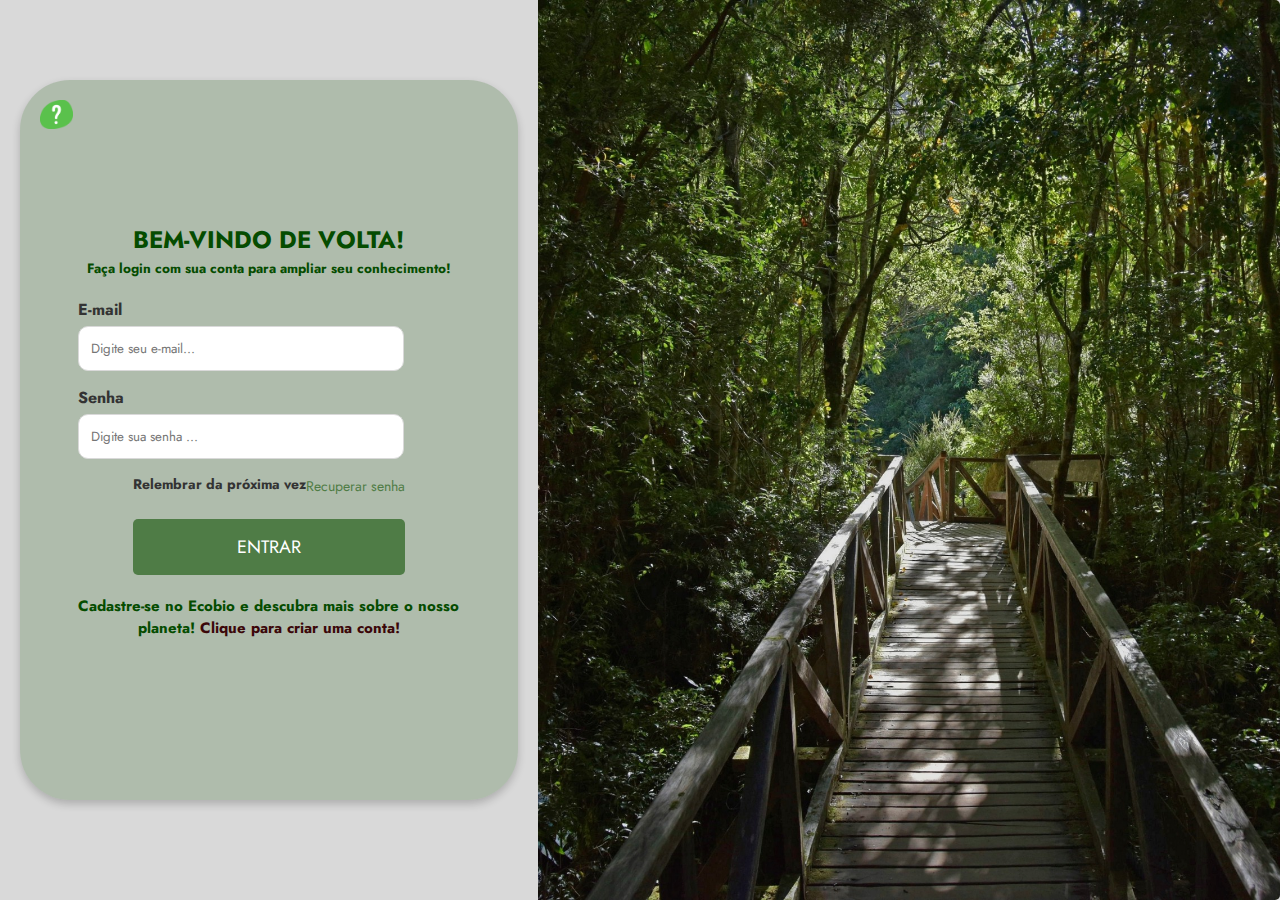
<file: index.html>
<!DOCTYPE html>
<html lang="pt-BR">
<head>
    <meta charset="UTF-8">
    <meta name="viewport" content="width=device-width, initial-scale=1.0">
    <link rel="stylesheet" href="style.css">
    <link rel="preconnect" href="https://fonts.googleapis.com">
    <link rel="preconnect" href="https://fonts.gstatic.com" crossorigin>
    <link href="https://fonts.googleapis.com/css2?family=Laila:wght@300;400;500;600;700&family=Rubik:ital,wght@0,300..900;1,300..900&display=swap" rel="stylesheet">
    <link rel="preconnect" href="https://fonts.googleapis.com">
    <link rel="preconnect" href="https://fonts.gstatic.com" crossorigin>
    <link href="https://fonts.googleapis.com/css2?family=Jost:ital,wght@0,100..900;1,100..900&family=Laila:wght@300;400;500;600;700&family=Rubik:ital,wght@0,300..900;1,300..900&display=swap" rel="stylesheet">
    <link rel="preconnect" href="https://fonts.googleapis.com">
<link rel="preconnect" href="https://fonts.gstatic.com" crossorigin>
<link href="https://fonts.googleapis.com/css2?family=Jost:ital,wght@0,100..900;1,100..900&family=Rubik:ital,wght@0,300..900;1,300..900&display=swap" rel="stylesheet">
    <script src="script.js" defer ></script>
    <title>EcoBio</title>
</head>
<body>
    
    <header class="alt-cab">
        <div class="header-content">
            <a class="logo">
                <img src="./pags-conteudo/img/logo ecobio2.png" alt="Logo EcoBio" >
            </a>
            <a href="index.html" class="ecobioa">
                <h1 class="ecobioh1">ECOBIO</h1>
                
            </a>
            <nav >
                <div class="dropdown">
                    <button href="#"  class="btn verde" id="content-btn">CONTEÚDO</button>
                    <div class="dropdown-content">
                        <a href="organismo.html">1. Organismo</a>
                        <a href="biosfera.html">2. Biosfera</a>
                        <a href="ecologia.html">3. Ecologia</a>
                        <a href="ecossistema.html">4. Ecossistemas</a>
                        </div>  
                </div>
                <a href="sobre-nos.html" class="btn cinza">SOBRE</a>
                <a href="jogar.html" class="btn cinza">JOGOS</a>
               
                <a href="duvidas.html" target="_blank" class="btn-duvida">
                    <img src="./pags-conteudo/img/icone-duvida-img.png" alt="ícone de dúvida">
                </a>
            </nav>
        </div>
    </header>

    <div class="slider">
        <div class="slides">
            <div class="slide" id="slide1">
                <h2 class="org">ORGANISMO</h2>
                <p class="text-content">O organismo é a unidade mais fundamental da Ecologia,
                     sendo considerado um Sistema Ecológico elementar. Diferentemente dos outros,
                      é limitado por uma cobertura por meio do qual ele troca energia e matéria com o meio ambiente.
                       Seria o sistema mais bem definido e concreto dentro da Ecologia.</>
            </div>
            <div class="slide" id="slide2">
                <h2 class="bios">BIOSFERA</h2>
                <p class="text-content">Biosfera ou ecosfera é o conjunto de todos os ecossistemas da Terra, sendo o maior nível de organização ecológica. Ela inclui a biota e os compartimentos terrestres com os quais a biota interage, assim como seus processos e inter-relações.</>
            </div>
            <div class="slide" id="slide3">
                <h2 class="ecoo">ECOLOGIA</h2>
                <p class="text-content">A Ecologia é a área da Biologia responsável por estudar as relações que seres vivos estabelecem entre si e com o meio em que vivem.</>
            </div>
            <div class="slide" id="slide4">
                <h2 class="ecoos">ECOSSISTEMAS</h2>
                <p class="text-content">Ecossistema é, em ecologia, a conjunção da comunidade de organismos de várias espécies e dos fatores ambientais de um determinado local.</p>
            </div>
        </div>
        <button class="arrow left" onclick="prevSlide()">&#10094;</button>
        <button class="arrow right" onclick="nextSlide()">&#10095;</button>
    </div>

    <nav class="nav-menu" >
        <a href="organismo.html" class="nav-item">Organismo</a>
        <a href="biosfera.html" class="nav-item">Biosfera</a>
        <a href="ecologia.html" class="nav-item">Ecologia</a>
        <a href="ecossistema.html" class="nav-item">Ecossistema</a>
    </nav>

    
</body>
</html>
</file>
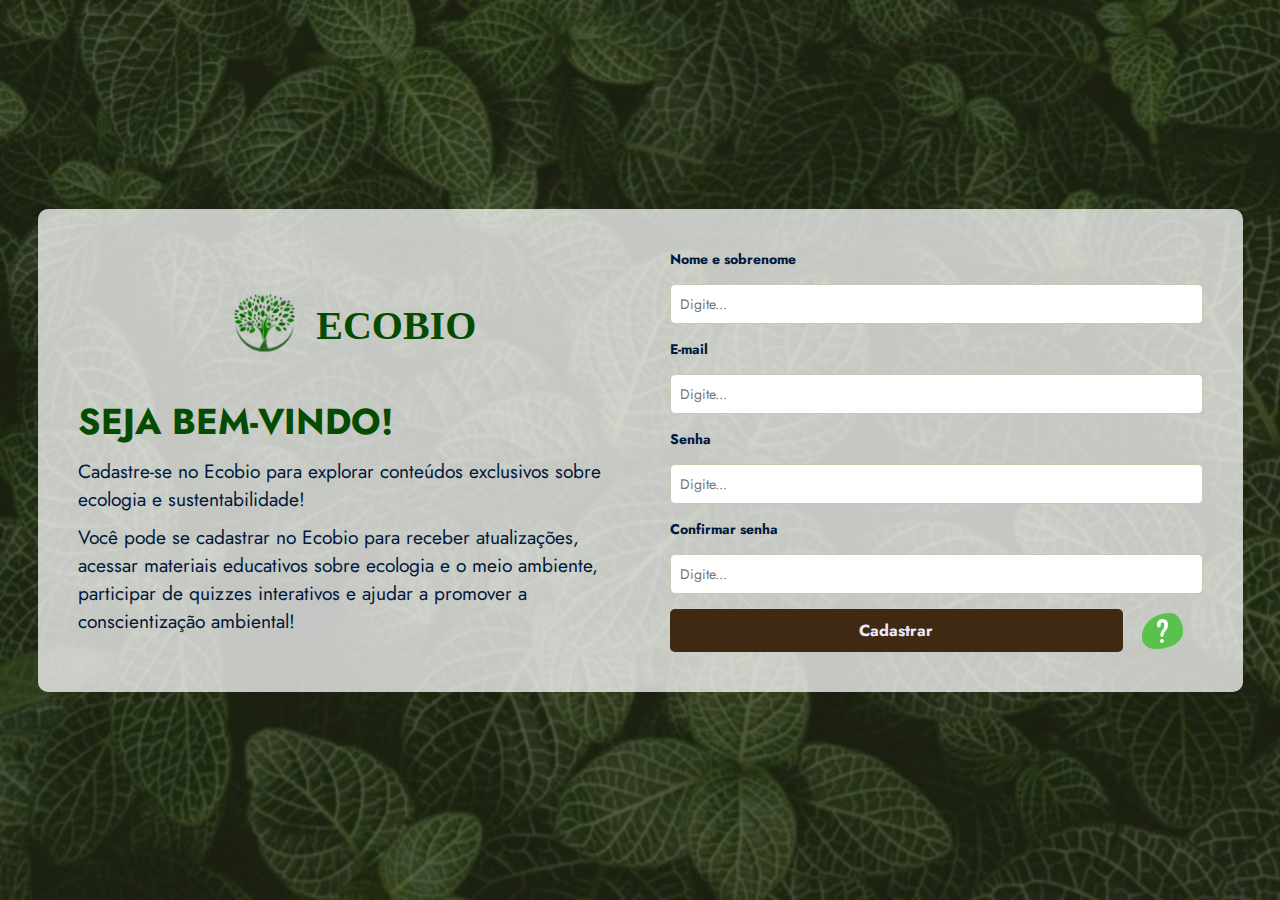
<file: cadastro.html>
<!DOCTYPE html>
<html lang="en">
<head>
    <meta charset="UTF-8">
    <meta name="viewport" content="width=device-width, initial-scale=1.0">
    <title>Cadastro</title>
    <link rel="stylesheet" href="cadastro.css">
    <link rel="preconnect" href="https://fonts.googleapis.com">
    <link rel="preconnect" href="https://fonts.gstatic.com" crossorigin>
    <link href="https://fonts.googleapis.com/css2?family=Jost:wght@400;600;700&display=swap" rel="stylesheet">
    <script src="cadastro.js" defer></script>
</head>
<body>
    <header>
        <div class="pag-cadastro">
            <div class="texto">
                <div class="ecobio">
                    <img  class="logo" src="./pags-conteudo/img/logo ecobio2.png" alt="logo">
                    <h1>ECOBIO</h1>
                </div>
                <h1>SEJA BEM-VINDO!</h1>
                <p class="p1">Cadastre-se no Ecobio para explorar conteúdos exclusivos sobre ecologia e sustentabilidade!</p>
                <p class="p2">Você pode se cadastrar no Ecobio para receber atualizações, acessar materiais educativos sobre ecologia e o meio ambiente, participar de quizzes interativos e ajudar a promover a conscientização ambiental!</p>
            </div>

            <div class="cadastro">
                <button class="arrow">&#10094;</button>
                <form action="/enviar-dados" method="post">
                    <label for="nome">Nome e sobrenome</label>
                    <input type="text" id="name" name="nome" placeholder="Digite..." required>

                    <label for="email">E-mail</label>
                    <input type="email" id="email" name="email" placeholder="Digite..." required>

                    <label for="senha">Senha</label>
                    <input type="password" id="password" name="senha" placeholder="Digite..." required>

                    <label for="confirmar-senha">Confirmar senha</label>
                    <input type="password" id="password-confirmation" name="confirmar-senha" placeholder="Digite..." required>

                    <button type="submit">Cadastrar</button>
                </form>

                <img class="icone-duvida" src="./pags-conteudo/img/icone-duvida-img.png" alt="Ícone de dúvida">
            </div>
        </div>
    </header>
</body>
</html>
</file>
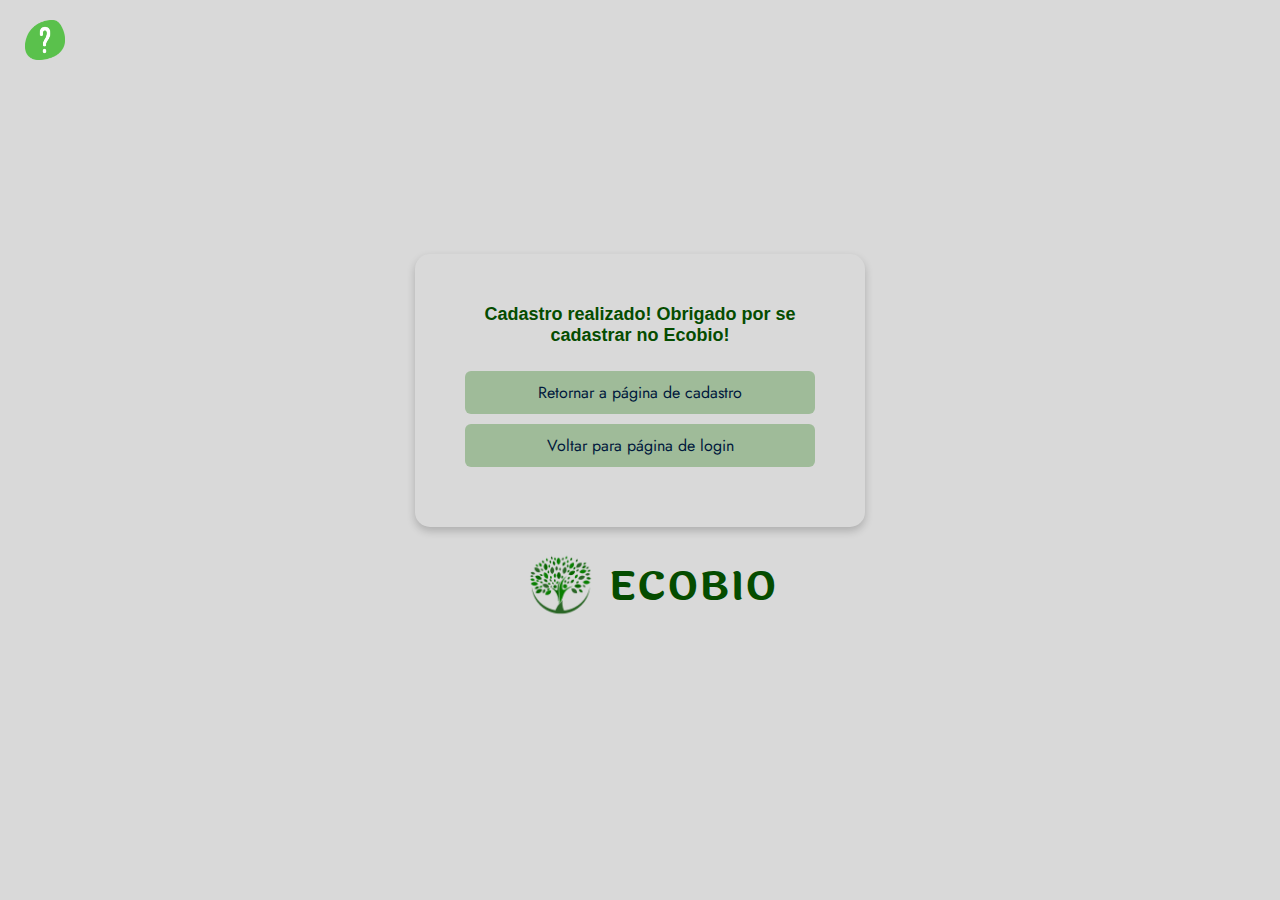
<file: confirmacao.html>
<!DOCTYPE html>
<html lang="en">
<head>
    <meta charset="UTF-8">
    <meta name="viewport" content="width=device-width, initial-scale=1.0">
    <title>Cadastro realizado</title>
    <link rel="stylesheet" href="confirmacao.css">
    <link rel="stylesheet" href="recuperar.css">
    <link rel="preconnect" href="https://fonts.googleapis.com">
    <link rel="preconnect" href="https://fonts.gstatic.com" crossorigin>
    <link href="https://fonts.googleapis.com/css2?family=Jost:ital,wght@0,100..900;1,100..900&family=Laila:wght@300;400;500;600;700&display=swap" rel="stylesheet">
</head>
<body>
    <header>
        <div class="cadastro">
            <img class="duvida" src="./pags-conteudo/img/icone-duvida-img.png" alt="duvida">
            <div class="caixa">
                <h1>Cadastro realizado! Obrigado por se cadastrar no Ecobio!</h1>
                <a class="retornar" href="./cadastro.html">Retornar a página de cadastro</a>
                <a class="voltar" href="./login.html">Voltar para página de login</a>
            </div>

            <div class="ecobio">
                <img  class="logo" src="./pags-conteudo/img/logo ecobio2.png" alt="logo">
                <h1>ECOBIO</h1>
            </div>
        </div>
    </header>
</body>
</html>
</file>
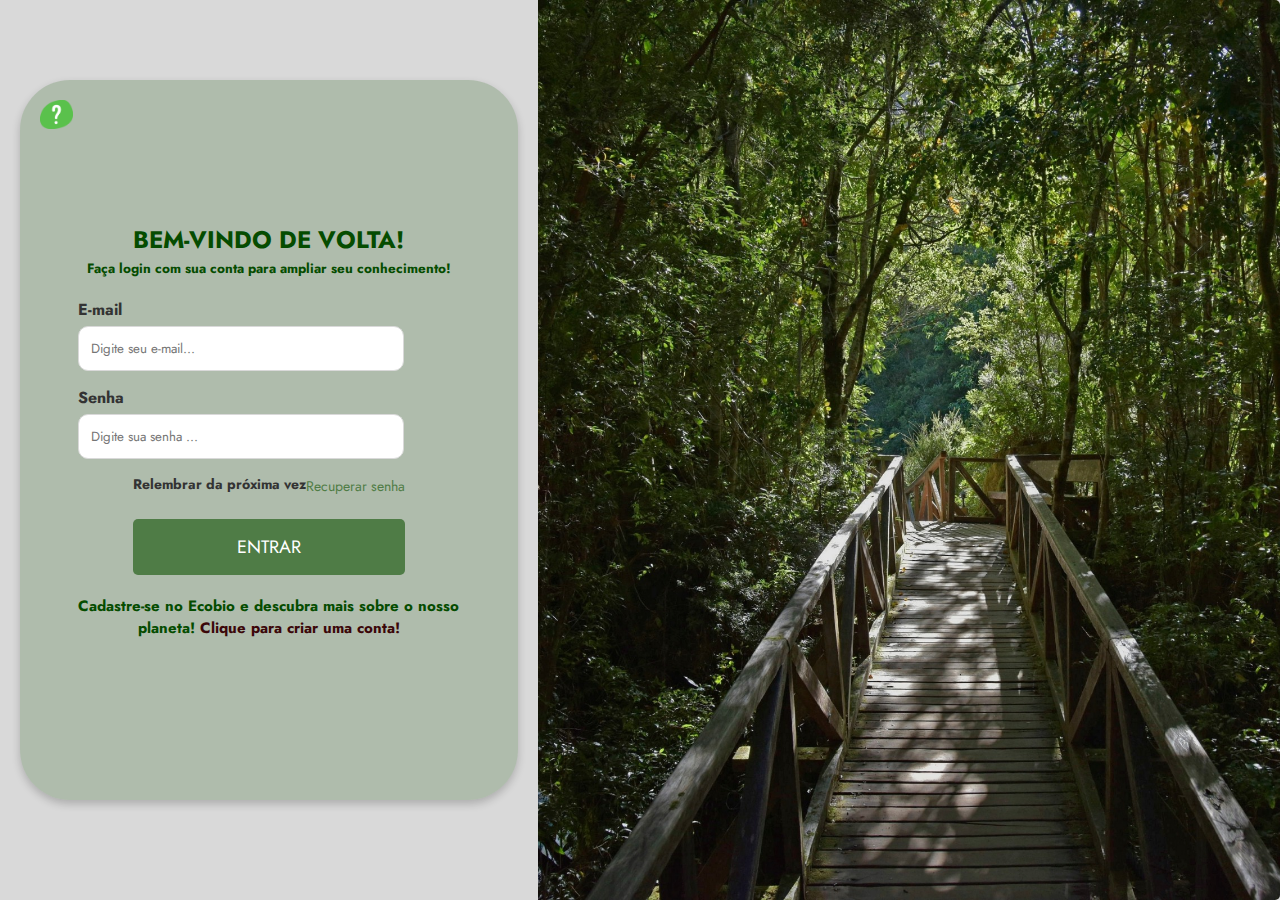
<file: login.html>
<!DOCTYPE html>
<html lang="pt-BR">
<head>
    <meta charset="UTF-8">
    <meta name="viewport" content="width=device-width, initial-scale=1.0">
    <link rel="preconnect" href="https://fonts.googleapis.com">
    <link rel="preconnect" href="https://fonts.gstatic.com" crossorigin>
    <link href="https://fonts.googleapis.com/css2?family=Jost:ital,wght@0,100..900;1,100..900&family=Rubik:ital,wght@0,300..900;1,300..900&display=swap" rel="stylesheet">
    <title>Tela de Login</title>
    <link rel="stylesheet" href="login.css">
</head>
<body>
    <div class="container">
        <div class="login-box">
            <a href="duvidas.html" target="_blank" class="help-icon">
                <img src="./pags-conteudo/img/icone-duvida-img.png" alt="ícone de dúvida">
            </a>
            <h2>BEM-VINDO DE VOLTA!</h2>
            <p>Faça login com sua conta para ampliar seu conhecimento!</p>
            <form>
                <label class="type "for="email">E-mail</label>
                <input type="text" id="email" placeholder="Digite seu e-mail...">
                
                <label class="type" for="senha">Senha</label>
                <input type="password" id="senha" placeholder="Digite sua senha ...">
                
                <div class="options">
                    <label class="relembrar">Relembrar da próxima vez</label>
                    <a href="./confirmacao.html">Recuperar senha</a>
                </div>
                
               <button type="submit">ENTRAR</button>
            </form>
            <p class="signup">Cadastre-se no Ecobio e descubra mais sobre o nosso planeta! <a href="./cadastro.html">Clique para criar uma conta!</a></p>   
        </div>
        <div class="image-section"></div>
    </div>
</body>
</html>
</file>
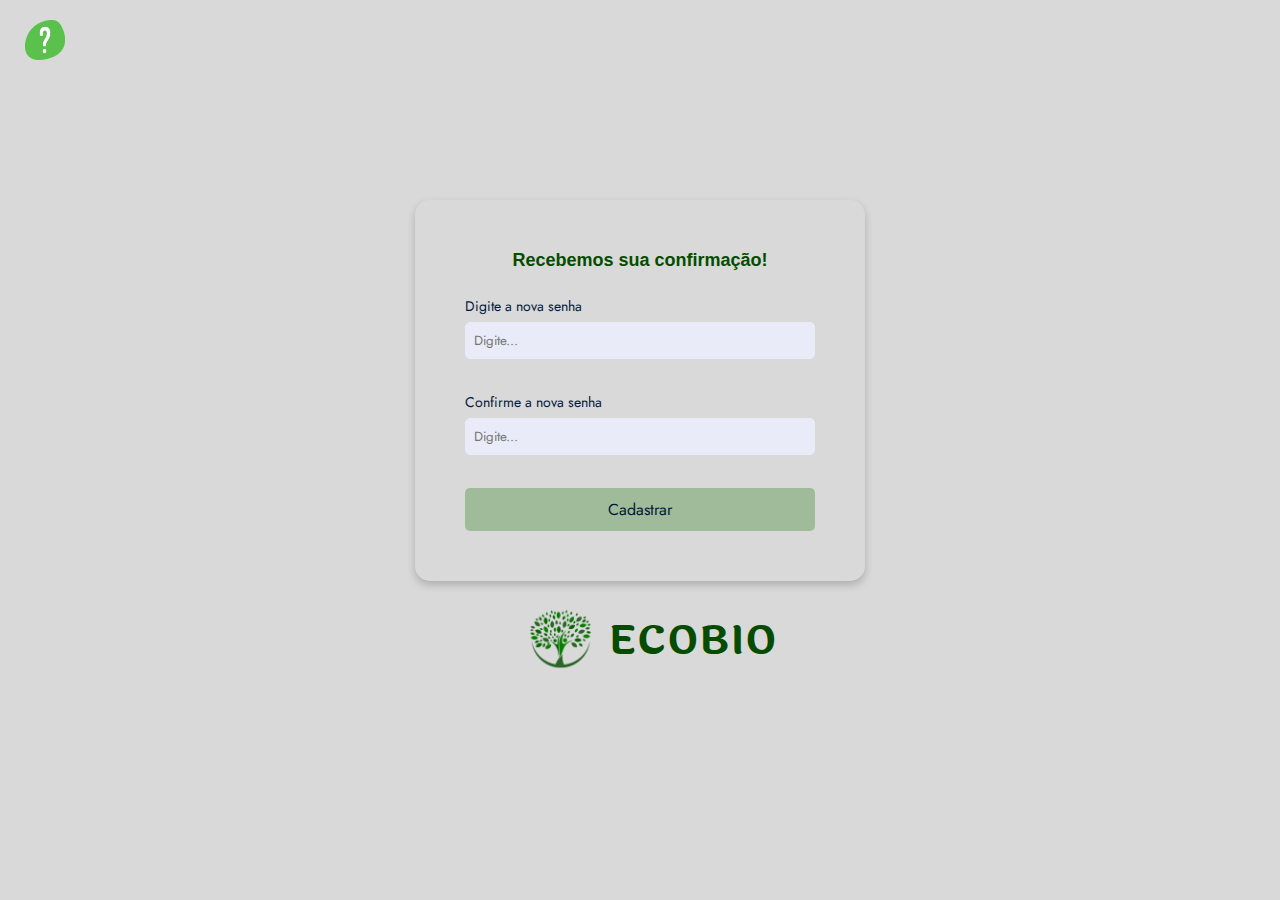
<file: nova-senha.html>
<!DOCTYPE html>
<html lang="en">
<head>
    <meta charset="UTF-8">
    <meta name="viewport" content="width=device-width, initial-scale=1.0">
    <title>Nova senha</title>
    <link rel="stylesheet" href="nova-senha.css">
    <link rel="stylesheet" href="recuperar.css">
    <link rel="preconnect" href="https://fonts.googleapis.com">
    <link rel="preconnect" href="https://fonts.gstatic.com" crossorigin>
    <link href="https://fonts.googleapis.com/css2?family=Jost:ital,wght@0,100..900;1,100..900&family=Laila:wght@300;400;500;600;700&display=swap" rel="stylesheet">
</head>
<body>
    <header>
        <div class="recuperar">
            <img  class="duvida" src="./pags-conteudo/img/icone-duvida-img.png" alt="duvida">
            <div class="caixa">
                <h1>Recebemos sua confirmação!</h1>
                <form action="/enviar-dados" method="post">
                    <label for="novae">Digite a nova senha</label>
                    <input type="password" id="nova" name="nova" placeholder="Digite..." required><br><br>

                    <label for="senha">Confirme a nova senha</label>
                    <input type="password" id="senha" name="senha" placeholder="Digite..." required><br><br>
                </form>
                <button>Cadastrar</button>
            </div>

            <div class="ecobio">
                <img class="logo" src="./pags-conteudo/img/logo ecobio2.png" alt="logo">
                <h1>ECOBIO</h1>
            </div>
        </div>
    </header>
</body>
</html>
</file>
<file: style.css>
.ecobioh1{
    font-family: "Laila", serif;
    font-weight: 700;
    font-style:normal;
    color:#054c00;
    text-decoration: none;
    margin-right: 577px;
    font-size: 55px;

}

.ecobioa{
color:#054C00;
    text-decoration: none;
    text-align: left;
    
}

.ecobioa > h1{
    align-content: left;
}

body {
    font-family: Arial, sans-serif;
    margin: 0;
    padding: 0;
}

header {
    background-color: #D9D9D9;
    padding: 10px 20px;
    color: #333;
    padding: 10px 20px;
    min-height: 40px; 
    display: flex;
    align-items: center; 

}

.header-content {
    display: flex;
    justify-content: space-between;
    align-items: center;
    
}


.alt-cab{
    height: 70px; 
    padding: 20px;
    display: flex;
    align-items: center
}

.logo img {
    width: fit-content;
    height: 155px;
    margin-top: 20px;
}

h1 {
    font-size: 50px;
    margin: 0;
}

nav {
    display: flex;
    gap: 10px;
}

nav .btn {
    padding: 8px 20px; 
    text-decoration: none;
    color: rgb(0, 0, 0);
    border-radius: 55px;
    display: inline-block;
    font-family: "Jost", sans-serif;
    font-optical-sizing: auto;
    font-weight: 450;
    font-style: normal;
    color:#ffffff;  
    margin-right: px;
}

.btn.verde {
    background-color: #076500;
    font-family: "Jost", sans-serif;
    font-optical-sizing: auto;
    font-weight: 400;
    font-style: normal;
    color:#ffffff;
    margin: 10px;
    border:none;
}

.btn.cinza {
    font-family: "Jost", sans-serif;
  font-optical-sizing: auto;
  font-weight: 500;
  font-style: normal;
    color:#000000;
    margin: 10px;
}

.btn-duvida{
        position: absolute;
        top: 10px;
        right: 10px; 
    
   
}
.btn-duvida img {
    width: 25px;  
    height: auto; 
}


.slider {
    font-family: "Jost", sans-serif;
    position: relative;
    width: 100%;
    overflow: hidden;
  
}

.slides {
    font-family: Jost;
    display: flex;
    transition: transform 0.8s ease-in-out;

}

.org{
    font-family: "Jost", sans-serif;
    font-optical-sizing: auto;
    font-weight: 500;
    font-style: normal;
   color:#ffffff;
   font-size: 70px;
   margin-left: 70px;

}

.bios{
    font-family: "Jost", sans-serif;
    font-optical-sizing: auto;
    font-weight: 500;
    font-style: normal;
   color:#ffffff;
   font-size: 70px;
   margin-left: 70px;

}

.ecoo{
    font-family: "Jost", sans-serif;
    font-optical-sizing: auto;
    font-weight: 500;
    font-style: normal;
   color:#ffffff;
   font-size: 70px;
   margin-left: 70px;
}


.ecoos{ font-family: "Jost", sans-serif;
    font-optical-sizing: auto;
    font-weight: 500;
    font-style: normal;
   color:#ffffff;
   font-size: 70px;
   margin-left: 70px;

}

.text-content{
    font-family: "Jost", sans-serif;
    font-optical-sizing: auto;
    color: #ffff;
    width: 50%;
    font-size: 25px;
    margin-top: -68px;
    margin-left: 70px;
    
}

.logo{
    width: 100%;
    height: 201px;
    object-fit: cover;
}


.slide {
    min-width: 100%;
    height: 75vh;
    box-sizing: border-box;
    text-align: left;
    padding: 20px;
    font-size: 1.6rem;
    line-height: 1.5;
}

#slide1{
    background-image: url('./pags-conteudo/img/organismo-menu-img.jpg');
    background-size: cover;
    background-position: center;
}

#slide2{
    background-image: url('./pags-conteudo/img/biosfera-img.jpg');
    background-size: cover;
    background-position: center;
}

#slide3{
    background-image: url('./pags-conteudo/img/bird-south-america-nature-habitat.jpg');
    background-size: cover;
    background-position: center;
}

#slide4{
    background-image: url('./pags-conteudo/img/photorealistic-wild-tuna-day-celebration.jpg');
    background-size: cover;
    background-position: center;
}

.arrow {
    position: absolute;
    top: 50%;
    transform: translateY(-50%);
    background-color: rgba(0, 0, 0, 0);
    color: #E9EBF8;
    border: none;
    padding: 10px;
    cursor: pointer;
    font-size: 30px;
}

.arrow.left {
    left: 10px;
}

.arrow.right {
    right: 10px;
}


.content-links, .games-list {
    display: flex;
    flex-wrap: wrap;
    gap: 20px;
    justify-content: center;
}

.game {
    border: 1px solid #ccc;
    border-radius: 8px;
    padding: 15px;
    background: #f9f9f9;
    width: 200px;
    text-align: center;
}
.nav-item {
    display: inline-block;
    background-color: #0b720bf6; 
    border-radius: 50%; 
    width: 10px; 
    height: 10px; 
    text-indent: -9999px; 
    overflow: hidden;
    transition: all .5s ease; 
    margin-top: 12px;

}
.nav-menu {
    display: flex;
    justify-content: center;
    align-items: center;
    gap: 17px; 
    padding: 10px;
}


.nav-item.active, 
.nav-item:hover {
    width: 70px; 
    border-radius: 70%; 
}

.dropdown-content {
    display: none;
    position: absolute;
    background-color: #d9d9d9;
    min-width: 160px;
    z-index: 1;
    font-family: "Rubik", sans-serif;
    font-optical-sizing: auto;
    font-weight: weight;
    font-style: normal;
}


.dropdown-content a {
    color: black;
    padding: 12px 16px;
    text-decoration: none;
    display: block;
}


.dropdown-content a:hover {
    background-color: #f1f1f1;
}


.dropdown:hover .dropdown-content {
    display: block;
}
</file>
<file: cadastro.css>
* {
    margin: 0;
    padding: 0;
    box-sizing: border-box;
}

:root {
    --fundo: #D9D9D9;
    --titulo-menu: #ECEFE4;
    --texto-geral: #000000;
    --texto-biosfera: #3F2913;
    --texto-recuperar: #054C00;
    --texto2-recuperar: #00183C;
    --elementos-organismo: #9FBB99;
    --elementos-biosfera: #CBC8B3;
    --elementos-ecologia: #94B36D;
    --elementos-recuperar: #e6e6e6;
    --elementos-recuperar2: #E9EBF8;
    --elementos-ecossistema: #B3BECB;
}

body {
    font-family: 'Jost', sans-serif;
    background-image: url('./pags-conteudo/img/img-cadastro.jpeg');
    background-size: cover;
    display: flex;
    justify-content: center;
    align-items: center;
    height: 100vh;
}

.pag-cadastro {
    display: flex;
    justify-content: space-between;
    align-items: center;
    background-color: rgba(255, 255, 255, 0.748);
    border-radius: 10px;
    padding: 20px;
    width: 100%;
    max-width: 1205px;
    gap: 20px;
}

.texto {
    flex: 1;
    padding: 20px;
}

.texto h2 {
    font-size: 24px;
    font-weight: bold;
    color: var(--texto-recuperar);
    display: flex;
    align-items: center;
    font-family: "Jost", serif;
    font-optical-sizing: auto;
    font-weight: weight;
    font-style: normal;
}


.texto h1 {
    font-size: 36px;
    color: var(--texto-recuperar);
    font-weight: bold;
    margin-top: 10px;
    font-family: "Jost", serif;
    font-optical-sizing: auto;
    font-weight: weight;
    font-style: normal;
}

.texto p {
    color: var(--texto2-recuperar);
    font-size: 16px;
    margin-top: 10px;
    font-family: "Jost", serif;
    font-optical-sizing: auto;
    font-weight: weight;
    font-size: larger;
}

.cadastro {
    flex: 1;
    padding: 20px;
    position: relative;
    font-family: "Jost", serif;
    font-optical-sizing: auto;
    font-weight: weight;
    font-style: normal;
}

.cadastro button.arrow {
    position: absolute;
    top: -90px;
    left: -735px;
    background: transparent;
    border: none;
    font-size: 50px;
    color: var(--elementos-recuperar2);
    cursor: pointer;
    font-family: "Jost", serif;
    font-optical-sizing: auto;
    font-weight: weight;
    font-style: normal;
}

.cadastro form {
    display: flex;
    flex-direction: column;
    gap: 15px;
}

.cadastro label {
    font-size: 14px;
    font-weight: bold;
    color: var(--texto2-recuperar);
}

.cadastro input[type="text"],
.cadastro input[type="email"],
.cadastro input[type="password"] {
    padding: 9px;
    border: 1px solid var(--elementos-biosfera);
    border-radius: 5px;
    width: 100%;
    font-size: 14px;
    font-family: "Jost", serif;
    font-optical-sizing: auto;
    font-weight: weight;
    font-style: normal;
}

.cadastro button[type="submit"] {
    padding: 10px;
    background-color: var(--texto-biosfera);
    color: var(--elementos-recuperar2);
    font-size: 16px;
    font-weight: bold;
    border: none;
    border-radius: 5px;
    cursor: pointer;
    width: 85%;
    font-family: "Jost", serif;
    font-optical-sizing: auto;
    font-weight: weight;
    font-style: normal;
}

.cadastro button[type="submit"]:hover {
    background-color: rgb(90, 57, 25);
}

.icone-duvida {
    position: absolute;
    bottom: 23px;
    right: 40px;
    width: auto;
    height: 36px;
    cursor: pointer;
}

.ecobio {
    display: flex;
    align-items: center;
    justify-content: center;
}

.ecobio img {
    width: 120px;
    height: auto;
    margin-right: -15px;
}

.ecobio h1 {
    font-size: 40px;
    color: var(--texto-recuperar);
    margin: 4px;
    font-family: "Laila", serif;
    font-weight: 700;
    font-style:normal;
}
</file>
<file: confirmacao.css>
* {
    margin: 0;
    padding: 0;
    box-sizing: border-box;
}

:root {
    --fundo: #D9D9D9;
    --titulo-menu: #ECEFE4;
    --texto-geral: #000000;
    --texto-biosfera: #3F2913;
    --texto-recuperar: #054C00;
    --texto2-recuperar: #00183C;
    --elementos-organismo: #9FBB99;
    --elementos-biosfera: #CBC8B3;
    --elementos-ecologia: #94B36D;
    --elementos-recuperar: #e6e6e6;
    --elementos-recuperar2: #E9EBF8;
    --elementos-ecossistema: #B3BECB;
}

body {
    background-color: var(--fundo);
    font-family: Arial, sans-serif;
    display: flex;
    justify-content: center;
    align-items: center;
    height: 100vh;
}

.duvida  {
    position: absolute;
    top: 20px;
    left: 25px;
    width: 40px;
    height: 40px;
}

.caixa {
    background-color: var(--fundo);
    width: 450px;
    padding: 45px;
    border-radius: 15px;
    text-align: center;
    box-shadow: 0 4px 8px rgba(0, 0, 0, 0.2);
}


.caixa h1 {
    font-size: 18px;
    color: var(--texto-recuperar);
    margin-bottom: 20px;
}


.caixa a {
    display: block;
    color: var(--texto2-recuperar);
    background-color: var(--elementos-organismo);
    padding: 10px 0;
    margin: 10px 0;
    text-decoration: none;
    border-radius: 6px;
    font-size: 16px;
    font-family: "Jost", serif;
    font-optical-sizing: auto;
    font-weight: weight;
    font-style: normal;   
}

.caixa a:hover {
    background-color: var(--elementos-ecologia);
}

.ecobio {
    display: flex;
    align-items: center;
    justify-content: center;
}

.ecobio img {
    width: 120px;
    height: auto;
    margin-right: -15px;
}

.ecobio h1 {
    font-size: 40px;
    color: var(--texto-recuperar);
    margin: 0;
    font-family: "Laila", serif;
    font-weight: 700;
    font-style:normal;
}
</file>
<file: recuperar.css>
*{
    margin:0;
    padding: 0;
    box-sizing: border-box;
}

:root {
    --fundo:#D9D9D9;
    --titulo-menu:#ECEFE4;
    --texto-geral:#000000;
    --texto-biosfera:#3F2913;
    --texto-recuperar: #054C00;
    --texto2-recuperar:#00183C;
    --elementos-organismo:#9FBB99;
    --elementos-biosfera:#CBC8B3;
    --elementos-ecologia:#94B36D;
    --elementos-recuperar:#e6e6e6;
    --elementos-recuperar2:#E9EBF8;
    --elementos-ecossistema:#B3BECB;
}

body {
    background-color: var(--fundo);
    font-family: Arial, sans-serif;
    display: flex;
    justify-content: center;
    align-items: center;
    height: 100vh;
    margin: 0;
}


.duvida  {
    position: absolute;
    top: 20px;
    left: 25px;
    width: 40px;
    height: 40px;
}


.caixa {
    background-color: var(--fundo);
    width: 450px;
    padding: 50px;
    border-radius: 15px;
    text-align: center;
    box-shadow: 0 4px 8px rgba(0, 0, 0, 0.2);
}


.caixa h1 {
    font-size: 18px;
    color:var(--texto-recuperar);
    margin-bottom: 25px;
}


.caixa label {
    display: block;
    font-size: 14px;
    color: var(--texto2-recuperar);
    margin-bottom: 6px;
    text-align: left;
}

.caixa input[type="text"] {
    width: 100%;
    padding: 10px;
    border: 1.5px solid var(--elementos-recuperar2);
    border-radius: 7px;
    background-color: var(--elementos-recuperar2);
    margin-bottom: 20px;
    box-sizing: border-box;
    font-family: "Jost", serif;
    font-optical-sizing: auto;
    font-weight: weight;
    font-style: normal;
}


.caixa button {
    background-color: var(--elementos-organismo);
    color: var(--texto2-recuperar);
    border: none;
    padding: 10px 20px;
    border-radius: 5px;
    cursor: pointer;
    font-size: 16px;
    font-family: "Jost", serif;
    font-optical-sizing: auto;
    font-weight: weight;
    font-style: normal;
}

.caixa button:hover {
    background-color: var(--elementos-ecologia);
}



.ecobio {
    display: flex;
    align-items: center;
    justify-content: center;
}

.ecobio img {
    width: 120px;
    height: auto;
    margin-right: -15px;
}

.ecobio h1 {
    font-size: 40px;
    color: var(--texto-recuperar);
    margin: 0;
    font-family: "Laila", serif;
    font-weight: 700;
    font-style:normal;
}
</file>
<file: login.css>
:root {
    --fundo:#D9D9D9;
    --titulo-menu:#ECEFE4;
    --texto-geral:#000000;
    --texto-biosfera:#3F2913;
    --elementos-organismo:#9FBB99;
    --elementos-biosfera:#CBC8B3;
    --elementos-ecologia:#94B36D;
    --elementos-ecossistema:#B3BECB;
}

* {
    margin: 0;
    padding: 0;
    box-sizing: border-box;
    font-family: "Jost", serif;
    font-optical-sizing: auto;
    font-weight: weight;
    font-style: normal;
}

body, html {
    height: 100%;
    display: flex;
    align-items: center;
    justify-content: center;
    background-color: #D9D9D9;
}

.container {
    display: flex;
    width: 100vw;
    height: 100vh;
    border-radius: 5px;
    overflow: hidden;
}

.login-box {
    height: 80%;
    width: 40%;
    background-color: rgba(79, 124, 70, 0.3);
    padding: 40px;
    display: flex;
    flex-direction: column;
    justify-content: center;
    align-items: center;
    position: relative;
    border-radius: 50px;
    box-shadow: 0 4px 8px rgba(0, 0, 0, 0.2); 
    margin: 20px; 
    top: 60px;
}

.help-icon {
    position: absolute;
    top: 20px;
    left: 20px;
}

.help-icon img {
    width: 32.5px;  
    height: auto; 
}

h2 {
    color: #054C00;
    margin-bottom: 10px;
    font-size: 24px;
    text-align: center;
    font-weight: bold;
}

p {
    margin-bottom: 20px;
    color: #054C00;
    text-align: center;
    font-weight: bold;
    font-size: 13.5px;
    margin-top: -8px;
}

form label {
    display: block;
    margin-bottom: 5px;
    color: #333;
    font-weight: bold;
    text-align: left;
}

form input {
    width: 120%;
    padding: 12px;
    margin-bottom: 15px;
    border: 1px solid #d9d9d9;
    border-radius: 10px;
    margin-left: -55px;
   
}

.type{

    margin-left:-55px;
}
.options {
    display: flex;
    justify-content: space-between;
    align-items: center;
    width: 100%;
    margin-bottom: 20px;
    color: #00183C;
    font-size: 14px;
}

.options a {
    text-decoration: none;
    color: #4f7c46;
}

button {
    width: 100%;
    padding: 15px;
    background-color: #4f7c46;
    color: white;
    border: none;
    border-radius: 5px;
    font-size: 18px;
    cursor: pointer;
}

button:hover {
    background-color: #3e5c34;
}

.signup {
    margin-top: 20px;
    font-size: 15px;
    color: #054C00;
    text-align: center;
    text-decoration: none;
    font-weight: bold;
}

.signup a{
    text-decoration: none;
    color: #3B0709;
}

.image-section {
    width: 60%;
    background-image: url(./pags-conteudo/img/img-login.jpeg); 
    background-size: cover;
    background-position: left;
}
</file>
<file: nova-senha.css>
*{
    margin:0;
    padding: 0;
    box-sizing: border-box;
}

:root {
    --fundo:#D9D9D9;
    --titulo-menu:#ECEFE4;
    --texto-geral:#000000;
    --texto-biosfera:#3F2913;
    --texto-recuperar: #054C00;
    --texto2-recuperar:#00183C;
    --elementos-organismo:#9FBB99;
    --elementos-biosfera:#CBC8B3;
    --elementos-ecologia:#94B36D;
    --elementos-recuperar:#e6e6e6;
    --elementos-recuperar2:#E9EBF8;
    --elementos-ecossistema:#B3BECB;
}

body {
    background-color: var(--fundo);
    font-family: Arial, sans-serif;
    display: flex;
    justify-content: center;
    align-items: center;
    height: 100vh;
}

.duvida {
    position: absolute;
    top: 20px;
    left: 25px;
    width: 40px;
    height: 40px;
}


.caixa {
    background-color: var(--fundo);
    width: 425px;
    padding: 45px;
    border-radius: 15px;
    text-align: center;
    box-shadow: 0 4px 8px rgba(0, 0, 0, 0.2);
}


.caixa h1 {
    font-size: 18px;
    color: var(--texto-recuperar);
    margin-bottom: 20px;
}


.caixa label {
    font-size: 14px;
    color: var(--texto2-recuperar);
    display: block;
    text-align: left;
    margin-bottom: 5px;
    font-family: "Jost", serif;
    font-optical-sizing: auto;
    font-weight: weight;
    font-style: normal;
}

.caixa input[type="password"] {
    width: 100%;
    padding: 8px;
    border: 1px solid var(--elementos-recuperar2);
    border-radius: 5px;
    margin-bottom: 15px;
    background-color: var(--elementos-recuperar2);
    color: var(--texto2-recuperar);
    font-family: "Jost", serif;
    font-optical-sizing: auto;
    font-weight: weight;
    font-style: normal;
}


.caixa button {
    width: 100%;
    padding: 10px;
    border: none;
    border-radius: 5px;
    background-color: var(--elementos-organismo);
    color: var(--texto2-recuperar);
    font-size: 16px;
    cursor: pointer;
    font-family: "Jost", serif;
    font-optical-sizing: auto;
    font-weight: weight;
    font-style: normal;
}

.caixa button:hover {
    background-color: var(--elementos-ecologia);
}


.ecobio {
    display: flex;
    align-items: center;
    justify-content: center;
}

.ecobio img {
    width: 120px;
    height: auto;
    margin-right: -15px;
}

.ecobio h1 {
    font-size: 40px;
    color: var(--texto-recuperar);
    margin: 0;
    font-family: "Laila", serif;
    font-weight: 700;
    font-style:normal;
}
</file>
